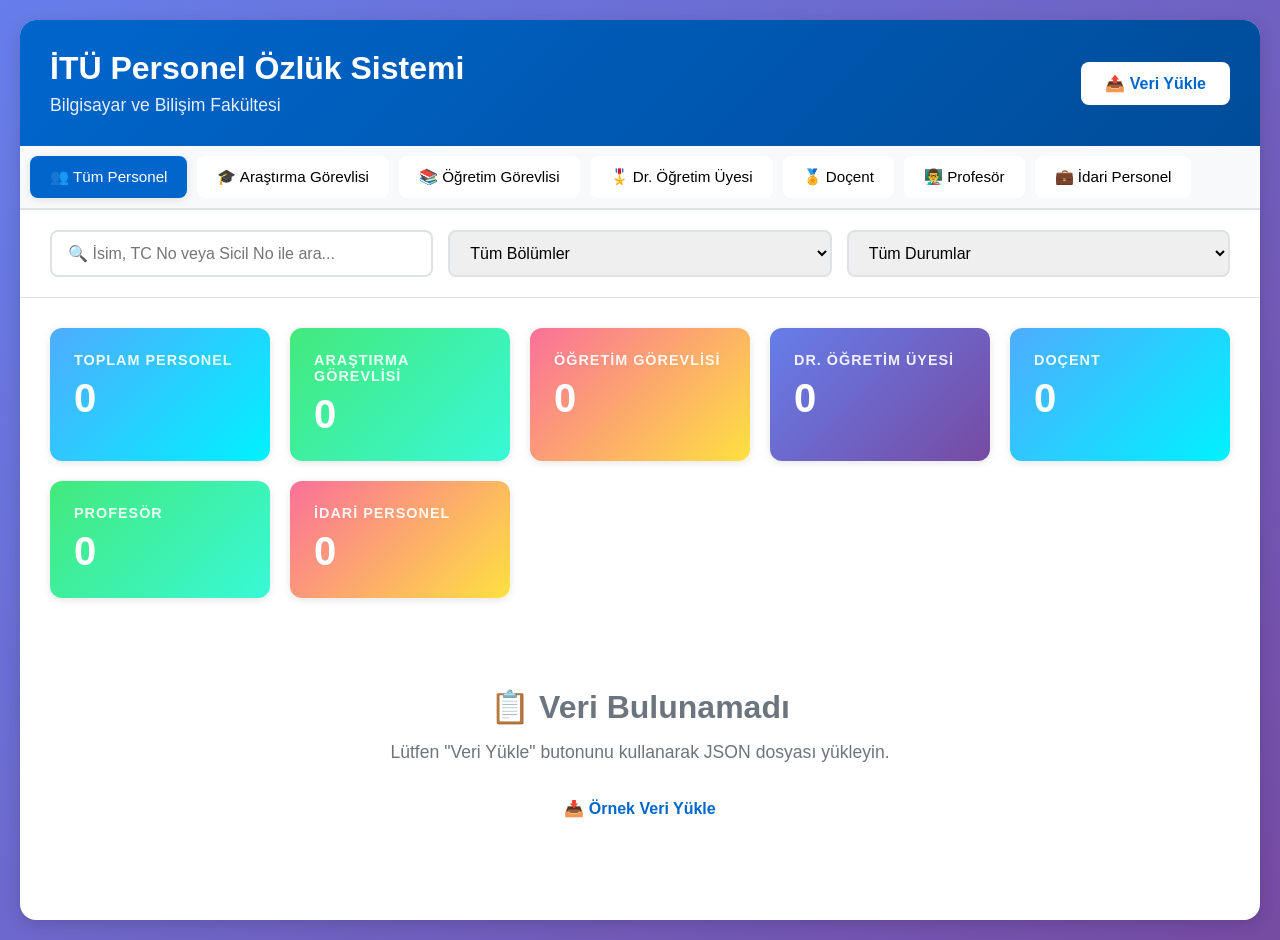
<file: frontend/index.html>
<!DOCTYPE html>
<html lang="tr">
<head>
    <meta charset="UTF-8">
    <meta name="viewport" content="width=device-width, initial-scale=1.0">
    <title>İTÜ Personel Özlük Sistemi</title>
    <link rel="stylesheet" href="css/styles.css">
</head>
<body>
    <div class="container">
        <header>
            <div class="header-content">
                <h1>İTÜ Personel Özlük Sistemi</h1>
                <p>Bilgisayar ve Bilişim Fakültesi</p>
            </div>
            <div class="header-actions">
                <button id="uploadDataBtn" class="btn btn-primary">
                    📤 Veri Yükle
                </button>
                <input type="file" id="fileInput" accept=".json" style="display: none;">
            </div>
        </header>

        <nav class="tabs">
            <button class="tab-button active" data-view="all">
                👥 Tüm Personel
            </button>
            <button class="tab-button" data-view="arastirma-gorevlisi">
                🎓 Araştırma Görevlisi
            </button>
            <button class="tab-button" data-view="ogretim-gorevlisi">
                📚 Öğretim Görevlisi
            </button>
            <button class="tab-button" data-view="dr-ogretim-uyesi">
                🎖️ Dr. Öğretim Üyesi
            </button>
            <button class="tab-button" data-view="docent">
                🏅 Doçent
            </button>
            <button class="tab-button" data-view="profesor">
                👨‍🏫 Profesör
            </button>
            <button class="tab-button" data-view="idari">
                💼 İdari Personel
            </button>
        </nav>

        <div class="filters">
            <input type="text" id="searchInput" placeholder="🔍 İsim, TC No veya Sicil No ile ara...">
            <select id="departmentFilter">
                <option value="">Tüm Bölümler</option>
            </select>
            <select id="statusFilter">
                <option value="">Tüm Durumlar</option>
                <option value="Aktif">Aktif</option>
                <option value="Pasif">Pasif</option>
            </select>
        </div>

        <main>
            <div class="stats-container" id="statsContainer">
                <!-- Statistics will be displayed here -->
            </div>
            
            <div class="cards-container" id="cardsContainer">
                <!-- Personnel cards will be displayed here -->
            </div>
            
            <div class="empty-state" id="emptyState" style="display: none;">
                <h2>📋 Veri Bulunamadı</h2>
                <p>Lütfen "Veri Yükle" butonunu kullanarak JSON dosyası yükleyin.</p>
                <button id="loadSampleBtn" class="btn btn-primary">
                    📥 Örnek Veri Yükle
                </button>
            </div>
        </main>
    </div>

    <script src="js/storage.js"></script>
    <script src="js/validation.js"></script>
    <script src="js/business_logic.js"></script>
    <script src="js/ui.js"></script>
    <script src="js/app.js"></script>
</body>
</html>
</file>
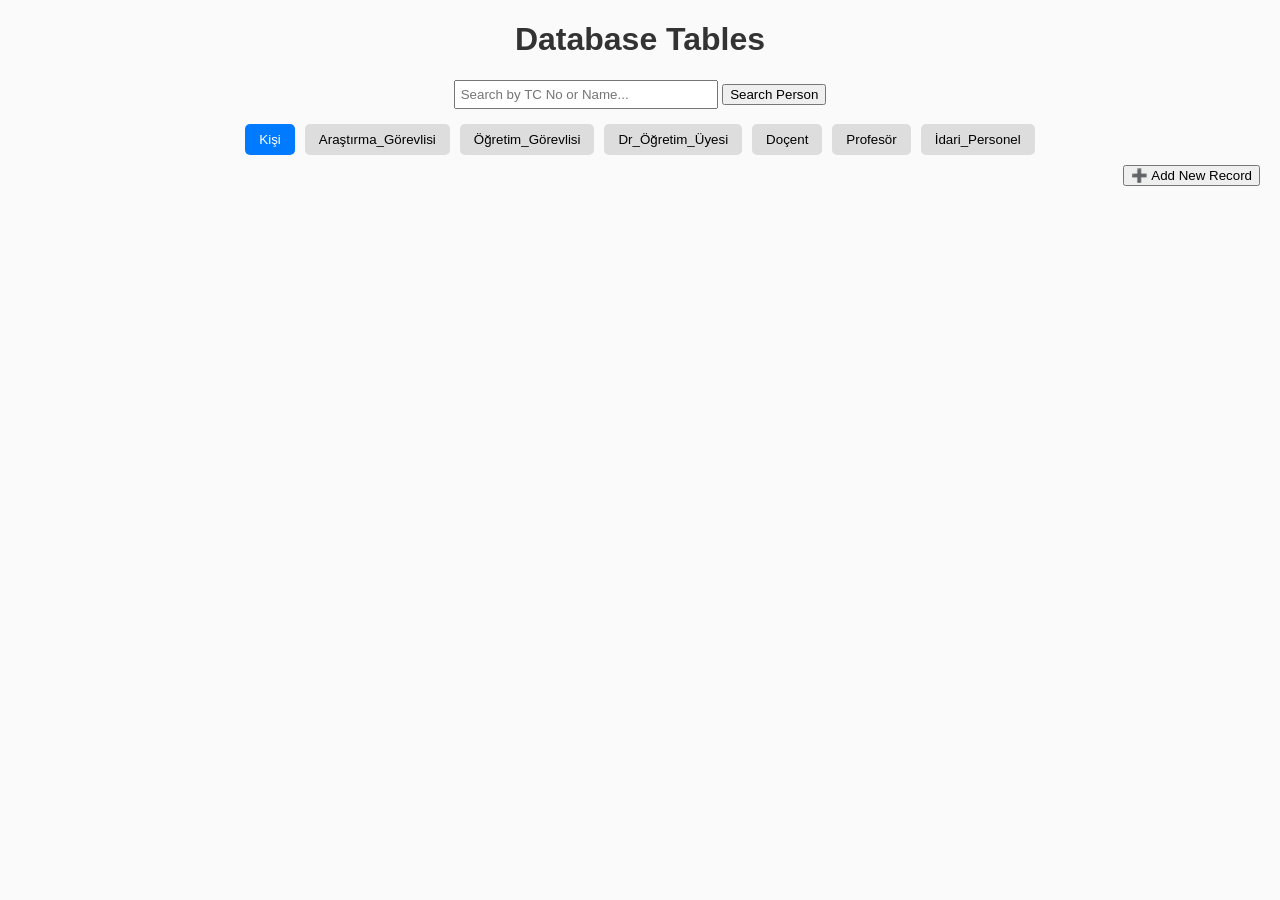
<file: frontend/src/index.html>
<!DOCTYPE html>
<html lang="en">
<head>
  <meta charset="UTF-8">
  <title>Django Tables Frontend</title>
  <link rel="stylesheet" href="style.css">
  <script type="module" src="config.js"></script>
  <script type="module" src="app.js"></script>
</head>
<body>
  <h1>Database Tables</h1>

  <!-- Search -->
  <div class="search-bar">
    <input type="text" id="search-input" placeholder="Search by TC No or Name...">
    <button id="search-btn">Search Person</button>
  </div>

  <!-- Tabs -->
  <div class="tabs" id="tabs"></div>

  <!-- Add new -->
  <div id="toolbar">
    <button id="add-btn">➕ Add New Record</button>
  </div>

  <!-- Table Containers -->
  <div id="tables-container"></div>

  <!-- Popups -->
  <div id="popup" class="popup hidden">
    <div class="popup-content">
      <span class="close">&times;</span>
      <div id="popup-body"></div>
    </div>
  </div>
</body>
</html>
</file>
<file: frontend/css/styles.css>
/* Modern CSS with Card-based Design */
:root {
    --primary-color: #0066cc;
    --secondary-color: #004c99;
    --success-color: #28a745;
    --danger-color: #dc3545;
    --warning-color: #ffc107;
    --info-color: #17a2b8;
    --light-bg: #f8f9fa;
    --dark-text: #212529;
    --border-color: #dee2e6;
    --shadow: 0 2px 8px rgba(0,0,0,0.1);
    --shadow-hover: 0 4px 16px rgba(0,0,0,0.15);
}

* {
    margin: 0;
    padding: 0;
    box-sizing: border-box;
}

body {
    font-family: 'Segoe UI', Tahoma, Geneva, Verdana, sans-serif;
    background: linear-gradient(135deg, #667eea 0%, #764ba2 100%);
    min-height: 100vh;
    padding: 20px;
}

.container {
    max-width: 1400px;
    margin: 0 auto;
    background: white;
    border-radius: 16px;
    box-shadow: var(--shadow-hover);
    overflow: hidden;
}

/* Header */
header {
    background: linear-gradient(135deg, var(--primary-color), var(--secondary-color));
    color: white;
    padding: 30px;
    display: flex;
    justify-content: space-between;
    align-items: center;
    flex-wrap: wrap;
    gap: 20px;
}

.header-content h1 {
    font-size: 2rem;
    margin-bottom: 8px;
}

.header-content p {
    opacity: 0.9;
    font-size: 1.1rem;
}

.header-actions {
    display: flex;
    gap: 10px;
}

/* Buttons */
.btn {
    padding: 12px 24px;
    border: none;
    border-radius: 8px;
    cursor: pointer;
    font-size: 1rem;
    font-weight: 600;
    transition: all 0.3s ease;
    display: inline-flex;
    align-items: center;
    gap: 8px;
}

.btn-primary {
    background: white;
    color: var(--primary-color);
}

.btn-primary:hover {
    transform: translateY(-2px);
    box-shadow: 0 4px 12px rgba(0,0,0,0.2);
}

.btn-secondary {
    background: var(--light-bg);
    color: var(--dark-text);
}

.btn-secondary:hover {
    background: #e9ecef;
}

/* Tabs */
.tabs {
    display: flex;
    flex-wrap: wrap;
    background: var(--light-bg);
    padding: 10px;
    gap: 10px;
    border-bottom: 2px solid var(--border-color);
}

.tab-button {
    padding: 12px 20px;
    border: none;
    background: white;
    border-radius: 8px;
    cursor: pointer;
    font-size: 0.95rem;
    font-weight: 500;
    transition: all 0.3s ease;
    white-space: nowrap;
}

.tab-button:hover {
    background: var(--primary-color);
    color: white;
    transform: translateY(-2px);
}

.tab-button.active {
    background: var(--primary-color);
    color: white;
    box-shadow: var(--shadow);
}

/* Filters */
.filters {
    padding: 20px 30px;
    background: white;
    display: flex;
    gap: 15px;
    flex-wrap: wrap;
    border-bottom: 1px solid var(--border-color);
}

.filters input,
.filters select {
    flex: 1;
    min-width: 200px;
    padding: 12px 16px;
    border: 2px solid var(--border-color);
    border-radius: 8px;
    font-size: 1rem;
    transition: all 0.3s ease;
}

.filters input:focus,
.filters select:focus {
    outline: none;
    border-color: var(--primary-color);
    box-shadow: 0 0 0 3px rgba(0,102,204,0.1);
}

/* Main Content */
main {
    padding: 30px;
}

/* Statistics */
.stats-container {
    display: grid;
    grid-template-columns: repeat(auto-fit, minmax(200px, 1fr));
    gap: 20px;
    margin-bottom: 30px;
}

.stat-card {
    background: linear-gradient(135deg, #667eea 0%, #764ba2 100%);
    color: white;
    padding: 24px;
    border-radius: 12px;
    box-shadow: var(--shadow);
    transition: transform 0.3s ease;
}

.stat-card:hover {
    transform: translateY(-4px);
}

.stat-card h3 {
    font-size: 0.9rem;
    opacity: 0.9;
    margin-bottom: 8px;
    text-transform: uppercase;
    letter-spacing: 1px;
}

.stat-card .stat-value {
    font-size: 2.5rem;
    font-weight: bold;
}

.stat-card.blue {
    background: linear-gradient(135deg, #4facfe 0%, #00f2fe 100%);
}

.stat-card.green {
    background: linear-gradient(135deg, #43e97b 0%, #38f9d7 100%);
}

.stat-card.orange {
    background: linear-gradient(135deg, #fa709a 0%, #fee140 100%);
}

.stat-card.purple {
    background: linear-gradient(135deg, #667eea 0%, #764ba2 100%);
}

/* Cards Container */
.cards-container {
    display: grid;
    grid-template-columns: repeat(auto-fill, minmax(350px, 1fr));
    gap: 24px;
}

/* Personnel Card */
.personnel-card {
    background: white;
    border: 2px solid var(--border-color);
    border-radius: 12px;
    padding: 24px;
    transition: all 0.3s ease;
    position: relative;
    overflow: hidden;
}

.personnel-card::before {
    content: '';
    position: absolute;
    top: 0;
    left: 0;
    width: 4px;
    height: 100%;
    background: var(--primary-color);
    transform: scaleY(0);
    transition: transform 0.3s ease;
}

.personnel-card:hover {
    box-shadow: var(--shadow-hover);
    transform: translateY(-4px);
    border-color: var(--primary-color);
}

.personnel-card:hover::before {
    transform: scaleY(1);
}

.card-header {
    display: flex;
    justify-content: space-between;
    align-items: start;
    margin-bottom: 20px;
}

.card-title {
    flex: 1;
}

.card-title h3 {
    font-size: 1.4rem;
    color: var(--dark-text);
    margin-bottom: 4px;
}

.card-title .registr-no {
    color: #6c757d;
    font-size: 0.9rem;
}

.card-badge {
    padding: 6px 12px;
    border-radius: 20px;
    font-size: 0.85rem;
    font-weight: 600;
    white-space: nowrap;
}

.badge-arastirma {
    background: #e3f2fd;
    color: #1976d2;
}

.badge-ogretim {
    background: #f3e5f5;
    color: #7b1fa2;
}

.badge-dr-ogretim {
    background: #e8f5e9;
    color: #388e3c;
}

.badge-docent {
    background: #fff3e0;
    color: #f57c00;
}

.badge-profesor {
    background: #fce4ec;
    color: #c2185b;
}

.badge-idari {
    background: #e0f2f1;
    color: #00695c;
}

.badge-aktif {
    background: #d4edda;
    color: #155724;
}

.badge-pasif {
    background: #f8d7da;
    color: #721c24;
}

.card-body {
    margin-bottom: 20px;
}

.info-row {
    display: flex;
    padding: 10px 0;
    border-bottom: 1px solid #f0f0f0;
}

.info-row:last-child {
    border-bottom: none;
}

.info-label {
    font-weight: 600;
    color: #6c757d;
    min-width: 140px;
    font-size: 0.9rem;
}

.info-value {
    color: var(--dark-text);
    flex: 1;
    font-size: 0.95rem;
}

.card-footer {
    display: flex;
    gap: 8px;
    flex-wrap: wrap;
    padding-top: 16px;
    border-top: 1px solid var(--border-color);
}

.tag {
    padding: 4px 12px;
    background: var(--light-bg);
    border-radius: 16px;
    font-size: 0.85rem;
    color: #495057;
}

.tag.lang-a {
    background: #d4edda;
    color: #155724;
}

.tag.lang-b {
    background: #d1ecf1;
    color: #0c5460;
}

.tag.lang-c {
    background: #fff3cd;
    color: #856404;
}

/* Empty State */
.empty-state {
    text-align: center;
    padding: 60px 20px;
    color: #6c757d;
}

.empty-state h2 {
    font-size: 2rem;
    margin-bottom: 16px;
}

.empty-state p {
    font-size: 1.1rem;
    margin-bottom: 24px;
}

/* Responsive */
@media (max-width: 768px) {
    body {
        padding: 10px;
    }

    header {
        padding: 20px;
    }

    .header-content h1 {
        font-size: 1.5rem;
    }

    .tabs {
        overflow-x: auto;
        flex-wrap: nowrap;
    }

    .filters {
        flex-direction: column;
    }

    .filters input,
    .filters select {
        width: 100%;
        min-width: unset;
    }

    .cards-container {
        grid-template-columns: 1fr;
    }

    .stats-container {
        grid-template-columns: repeat(2, 1fr);
    }
}

/* Loading State */
.loading {
    text-align: center;
    padding: 40px;
    color: #6c757d;
    font-size: 1.2rem;
}

.loading::after {
    content: '...';
    animation: loading 1.5s infinite;
}

@keyframes loading {
    0%, 20% { content: '.'; }
    40% { content: '..'; }
    60%, 100% { content: '...'; }
}
</file>
<file: frontend/src/style.css>
body {
  font-family: Arial, sans-serif;
  margin: 20px;
  background: #fafafa;
  color: #333;
}

h1 {
  text-align: center;
}

.tabs {
  margin: 10px 0;
  text-align: center;
}

.tab-button {
  background: #ddd;
  border: none;
  padding: 8px 14px;
  margin: 0 5px;
  border-radius: 5px;
  cursor: pointer;
}
.tab-button.active {
  background: #007bff;
  color: #fff;
}

#toolbar {
  text-align: right;
  margin-bottom: 10px;
}

table {
  width: 100%;
  border-collapse: collapse;
  background: white;
}
th, td {
  padding: 8px;
  border: 1px solid #ccc;
  text-align: left;
}
tr:hover {
  background: #f1f1f1;
}
.action-btn {
  padding: 4px 8px;
  margin: 2px;
  border: none;
  border-radius: 4px;
  cursor: pointer;
}
.edit-btn { background: #ffc107; color: white; }
.delete-btn { background: #dc3545; color: white; }

.popup {
  position: fixed;
  top: 0;
  left: 0;
  right: 0;
  bottom: 0;
  background: rgba(0,0,0,0.4);
  display: flex;
  align-items: center;
  justify-content: center;
}
.popup.hidden {
  display: none;
}
.popup-content {
  background: white;
  padding: 20px;
  border-radius: 8px;
  width: 500px;
  max-height: 90vh;
  overflow-y: auto;
  position: relative;
}
.close {
  position: absolute;
  right: 15px;
  top: 10px;
  font-size: 20px;
  cursor: pointer;
}
form input, form select {
  width: 100%;
  margin-bottom: 10px;
  padding: 6px;
  box-sizing: border-box;
}
button.save-btn {
  background: #28a745;
  color: white;
  border: none;
  padding: 8px 12px;
  border-radius: 5px;
  cursor: pointer;
}
.search-bar {
  text-align: center;
  margin-bottom: 15px;
}
.search-bar input {
  width: 250px;
  padding: 5px;
}
</file>
